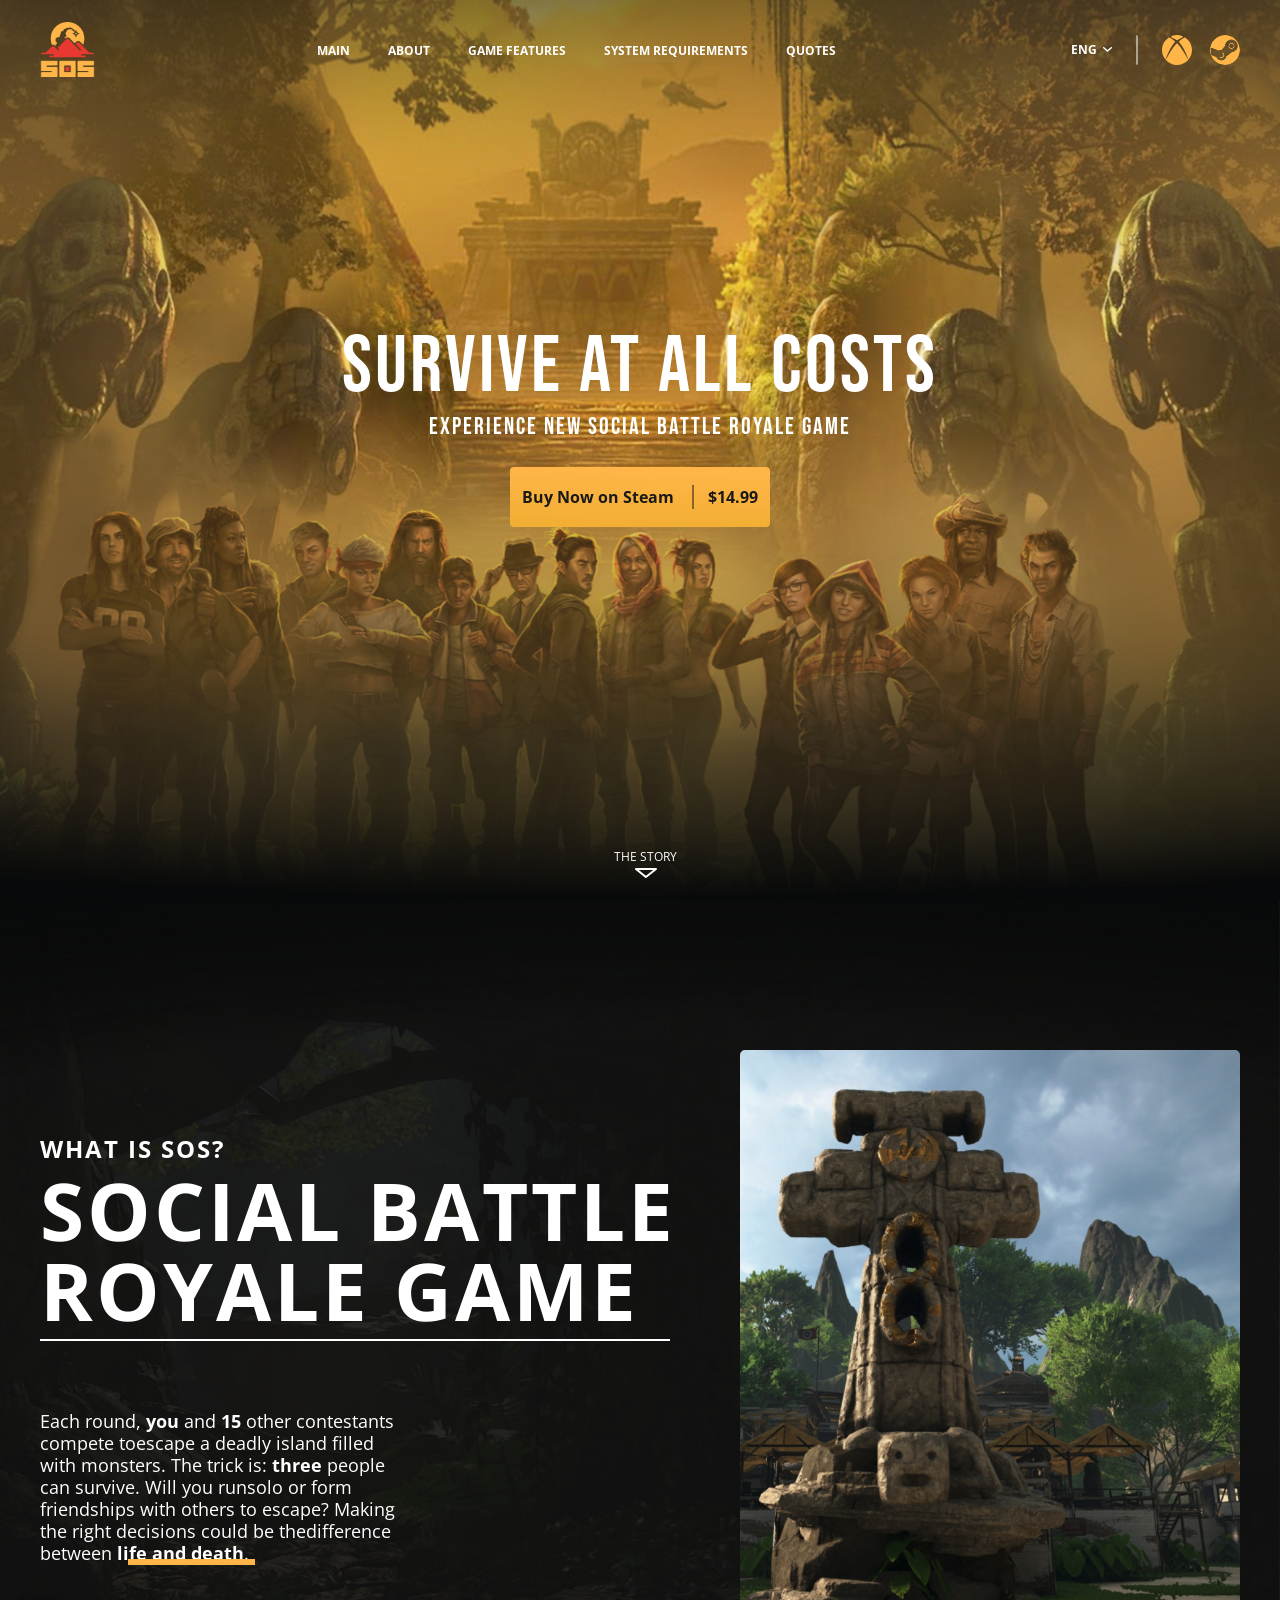
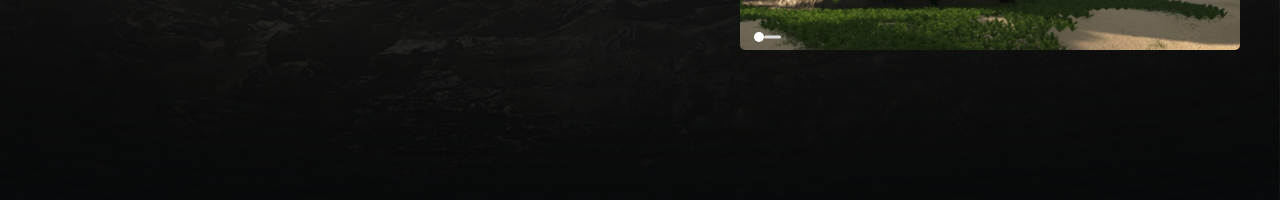
<file: index.html>
<!DOCTYPE html>
<html lang="en">
<head>
    <meta charset="UTF-8">
    <meta name="viewport" content="width=device-width, initial-scale=1.0">
    <title>SOS</title>
    <link rel="shortcut icon" href="">
    <link rel="stylesheet" href="css/style.css">
    <link rel="stylesheet" href="https://cdn.jsdelivr.net/npm/swiper@11/swiper-bundle.min.css"/>
</head>
<body>
    <header class="header">
        <img class="header__background" src="./img/bg.jpeg" alt="">
        <div class="container">
            <div class="header__wrapper">
                <div class="header__logo">
                    <a href="#">
                        <img src="./img/logo.svg" alt="">
                    </a>
                </div>
                <div class="header__menu-wrapper">
                    <ul class="header__menu-list" id="menu">
                        <li class="header__menu-item">
                            <a href="#" class="header__menu-link" data-translate="menuMain">
                                main
                            </a>
                        </li>
                        <li class="header__menu-item">
                            <a href="#" class="header__menu-link" data-translate="menuAbout">
                                about
                            </a>
                        </li>
                        <li class="header__menu-item">
                            <a href="#" class="header__menu-link" data-translate="menuFeatures">
                                game features
                            </a>
                        </li>
                        <li class="header__menu-item">
                            <a href="#" class="header__menu-link" data-translate="menuSystem">
                                system requirements
                            </a>
                        </li>
                        <li class="header__menu-item">
                            <a href="#" class="header__menu-link" data-translate="menuQuotes">
                                quotes
                            </a>
                        </li>
                    </ul>
                </div>
                <div class="header__right-wrapper">
                    <div class="header__language-dropdown">
                        <button class="dropdown-button-language" id="dropdown-main-button">eng</button>
                        <img src="./img/arrow-down.svg" alt="">
                        <div class="dropdown-wrapper" id="dropdown">
                            <button class="dropdown-button-language" id="drop-rus">rus</button>
                            <button class="dropdown-button-language" id="drop-eng">eng</button>
                            <button class="dropdown-button-language" id="drop-fra">fra</button>
                        </div>
                    </div>
                    <div class="header__strip"></div>
                    <div class="header__burger" id="burger">
                        <span></span>
                    </div>
                    <div class="header__game-service">
                        <a href="#">
                            <img src="./img/icons/xbox-icon.svg" alt="">
                        </a>
                        <a href="#">
                            <img src="./img/icons/steam-icon.svg" alt="">
                        </a>
                    </div>
                </div>
            </div>
            <div class="theme_wrapper">
                <div class="theme__title" data-translate="title">
                    SURVIVE AT ALL COSTS
                </div>
                <div class="theme__subtitle" data-translate="subtitle">
                    Experience new social battle royale game
                </div>
                <div class="theme__buy-wrapper">
                    <button class="theme__buy-button">Buy Now on Steam <span></span> $14.99</button>
                </div>
            </div>
            <div class="anchor-wrapper" id="anchor">
                <div class="anchor__title">
                    <a href="#about" data-translate="story">The story</a>
                </div>
                <div class="anchor__arrow-down">
                    <img src="./img/scroll-arrow-down.svg" alt="">
                </div>
            </div>
        </div>
    </header>
    <main class="main">
        <section class="about">
            <div class="about__background" id="about">
                <img src="./img/bg2.jpeg" alt="">
            </div>
            <div class="container">
                <div class="about__wrapper">
                    <div class="about__content">
                        <div class="about__question">
                            What is SOS?
                        </div>
                        <div class="about__title">
                            social battle royale game
                        </div>
                        <div class="about-line"></div>
                        <div class="about__story-game">
                            Each round, <span>you</span> and <span>15</span> other contestants compete toescape a deadly island filled with monsters. The trick is: <span>three</span> people can survive. Will you runsolo or form friendships with others to escape? 

                            Making the right decisions could be thedifference between <span class="line-story">life and death</span>.
                        </div>
                    </div>
                    <div class="swiper mySwiper">
                        <div class="swiper-wrapper">
                            <div class="swiper-slide">
                                <img src="./img/slider/1.jpeg" alt="">
                            </div>
                            <div class="swiper-slide">
                                <img src="./img/slider/2.jpeg" alt="">
                            </div>
                            <div class="swiper-slide">
                                <img src="./img/slider/3.jpeg" alt="">
                            </div>
                        </div>
                        <div class="swiper-pagination"></div>
                    </div>
                    <!-- <img class="swiper-button-next" src="./img/slider/switch.svg" alt=""> -->
                </div>
            </div>
        </section>
    </main>
    <script src="https://cdn.jsdelivr.net/npm/swiper@11/swiper-bundle.min.js"></script>
    <script src="./js/script.js"></script>
</body>
</html>
</file>
<file: css/style.css>
@charset "UTF-8";
/*Обнуление*/
@import url("https://fonts.googleapis.com/css2?family=Bona+Nova+SC:ital,wght@0,400;0,700;1,400&family=Inter:ital,opsz,wght@0,14..32,100..900;1,14..32,100..900&family=Macondo&family=Merriweather:ital,wght@0,300;0,400;0,700;0,900;1,300;1,400;1,700;1,900&family=Montserrat:ital,wght@0,100..900;1,100..900&family=Open+Sans:ital,wght@0,300..800;1,300..800&family=Orbitron:wght@400..900&family=Poppins:ital,wght@0,100;0,200;0,300;0,400;0,500;0,600;0,700;0,800;0,900;1,100;1,200;1,300;1,400;1,500;1,600;1,700;1,800;1,900&family=Roboto+Mono:ital,wght@0,100..700;1,100..700&family=Work+Sans:ital,wght@0,100..900;1,100..900&display=swap");
@import url("https://fonts.googleapis.com/css2?family=Bebas+Neue&family=Bona+Nova+SC:ital,wght@0,400;0,700;1,400&family=Inter:ital,opsz,wght@0,14..32,100..900;1,14..32,100..900&family=Macondo&family=Merriweather:ital,wght@0,300;0,400;0,700;0,900;1,300;1,400;1,700;1,900&family=Montserrat:ital,wght@0,100..900;1,100..900&family=Open+Sans:ital,wght@0,300..800;1,300..800&family=Orbitron:wght@400..900&family=Poppins:ital,wght@0,100;0,200;0,300;0,400;0,500;0,600;0,700;0,800;0,900;1,100;1,200;1,300;1,400;1,500;1,600;1,700;1,800;1,900&family=Roboto+Mono:ital,wght@0,100..700;1,100..700&family=Work+Sans:ital,wght@0,100..900;1,100..900&display=swap");
* {
  padding: 0;
  margin: 0;
  border: 0;
}

*, *:before, *:after {
  box-sizing: border-box;
}

:focus, :active {
  outline: none;
}

a:focus, a:active {
  outline: none;
}

nav, footer, header, aside {
  display: block;
}

html, body {
  height: 100%;
  width: 100%;
  font-size: 100%;
  line-height: 1;
  font-size: 14px;
  -ms-text-size-adjust: 100%;
  -moz-text-size-adjust: 100%;
  -webkit-text-size-adjust: 100%;
}

input, button, textarea {
  font-family: inherit;
}

input::-ms-clear {
  display: none;
}

button {
  cursor: pointer;
}

button::-moz-focus-inner {
  padding: 0;
  border: 0;
}

a, a:visited {
  text-decoration: none;
}

a:hover {
  text-decoration: none;
}

ul li {
  list-style: none;
}

img {
  vertical-align: top;
}

h1, h2, h3, h4, h5, h6 {
  font-size: inherit;
  font-weight: 400;
}

/*--------------------*/
html {
  scroll-behavior: smooth;
}

body {
  color: #fff;
  font-family: "Open Sans", serif;
}

.header {
  position: relative;
  top: 0;
  left: 0;
  width: 100%;
  height: 100%;
}

.container {
  max-width: 1220px;
  margin: 0 auto;
  padding: 0 10px;
}

.header__wrapper {
  display: flex;
  align-items: center;
  justify-content: space-between;
  padding-top: 22px;
}

.header__background {
  width: 100%;
  height: 100vh;
  position: absolute;
  z-index: -1;
  -o-object-fit: cover;
     object-fit: cover;
}

.header__menu-list {
  display: flex;
  align-items: center;
  justify-content: center;
  gap: 38px;
  font-weight: 700;
}

.header__menu-link {
  color: #fff;
  text-transform: uppercase;
  font-size: 12px;
}
.header__menu-link:hover {
  color: #FFB548;
}

.header__right-wrapper {
  display: flex;
  align-items: center;
  justify-content: center;
  gap: 24px;
}

.header__strip {
  width: 1px;
  height: 30px;
  border: 0.87px solid rgb(255, 255, 255);
  opacity: 0.5;
  border-radius: 5px;
}

.header__game-service {
  display: flex;
  align-items: center;
  justify-content: center;
  gap: 18px;
}

.dropdown-wrapper {
  width: 54px;
  height: 65px;
  border-radius: 3px;
  background: rgba(0, 0, 0, 0.75);
  flex-direction: column;
  gap: 2px;
  padding-top: 7px;
  position: absolute;
  top: 25px;
  left: 2px;
  display: none;
}

.language-dropdown {
  display: flex;
  align-items: center;
  justify-content: center;
}

.header__language-dropdown {
  display: flex;
  align-items: center;
  justify-content: center;
  gap: 6px;
  position: relative;
  top: 0;
  left: 0;
}

.dropdown-button-language {
  color: #fff;
  background-color: inherit;
  font-size: 12px;
  line-height: 16px;
  text-align: left;
  letter-spacing: 10%;
  font-weight: 700;
  text-transform: uppercase;
  margin-left: 14px;
}
.dropdown-button-language:hover {
  color: #FFB548 !important;
}

.active {
  display: block;
}

.header__burger {
  display: flex;
  position: relative;
  z-index: 10;
  align-items: center;
  justify-content: flex-end;
  width: 24px;
  height: 18px;
  display: none;
}
.header__burger span {
  background-color: #fff;
  height: 2px;
  width: 100%;
  transition: 0.3s;
}
.header__burger::before {
  content: "";
  background-color: #fff;
  position: absolute;
  height: 2px;
  width: 100%;
  top: 0;
  transition: 0.3s;
}
.header__burger::after {
  content: "";
  background-color: #fff;
  position: absolute;
  bottom: 0;
  height: 2px;
  width: 70%;
  transition: 0.3s;
}

.active-burger span {
  transform: scale(0);
}
.active-burger::before {
  top: 50%;
  transform: rotate(-45deg) translate(0, -50%);
}
.active-burger::after {
  bottom: 50%;
  width: 100%;
  transform: rotate(45deg) translate(0, 50%);
}

.theme__title {
  font-family: "Bebas Neue";
  font-size: 80px;
  font-weight: 500;
  line-height: 80px;
  letter-spacing: 3px;
  text-align: center;
  text-transform: uppercase;
  margin-top: 250px;
}

.theme__subtitle {
  font-family: "Bebas Neue";
  font-size: 24px;
  font-weight: 500;
  line-height: 24px;
  letter-spacing: 2px;
  text-align: center;
  margin: 8px 0 28px 0;
}

.theme__buy-wrapper {
  text-align: center;
}

.theme__buy-button {
  width: 260px;
  height: 60px;
  color: rgb(26, 25, 23);
  font-size: 16px;
  line-height: 22px;
  font-weight: 700;
  text-align: center;
  border-radius: 4px;
  background: linear-gradient(181.15deg, rgb(255, 181, 72) 10.819%, rgb(243, 175, 52) 90.765%);
}
.theme__buy-button span {
  width: 1px;
  height: 24px;
  border: 0.87px solid rgb(26, 25, 23);
  opacity: 0.5;
  margin: 0 14px;
}

.anchor-wrapper {
  display: flex;
  align-items: center;
  justify-content: center;
  flex-direction: column;
  position: absolute;
  bottom: 2%;
  left: 48%;
  cursor: pointer;
}
.anchor-wrapper:hover {
  color: #FFB548 !important;
}

.anchor__title a {
  color: #fff;
  font-size: 12px;
  line-height: 22px;
  letter-spacing: 0px;
  text-align: justify;
  text-transform: uppercase;
}
.anchor__title a:hover {
  color: #FFB548 !important;
}

.about {
  position: relative;
  top: 0;
  left: 0;
  width: 100%;
  height: 100%;
}

.about__background img {
  width: 100%;
  height: 100vh;
  position: absolute;
  z-index: -1;
  -o-object-fit: cover;
     object-fit: cover;
}

.about__wrapper {
  display: flex;
  align-items: center;
  justify-content: center;
}

.about__content {
  height: 100vh;
  width: 700px;
  display: flex;
  align-items: start;
  justify-content: center;
  flex-direction: column;
  gap: 9px;
}

.about__question {
  font-size: 24px;
  font-weight: 700;
  line-height: 24px;
  letter-spacing: 2px;
  text-transform: uppercase;
}

.about__title {
  font-size: 80px;
  font-weight: 700;
  line-height: 80px;
  letter-spacing: 3px;
  text-transform: uppercase;
}

.about-line {
  width: 90%;
  height: 2px;
  background-color: #fff;
}

.about__story-game {
  margin-top: 60px;
  font-size: 18px;
  font-weight: 400;
  line-height: 22px;
  letter-spacing: 0px;
  max-width: 365px;
  text-align: left;
}
.about__story-game span {
  font-weight: 700;
}

.line-story {
  position: relative;
}
.line-story::after {
  content: "";
  position: absolute;
  left: 11px;
  bottom: 0px;
  width: 100%;
  height: 6px;
  background-color: #FFB548;
}

.swiper {
  width: 500px;
  height: 600px;
  position: relative;
}

.swiper-slide img {
  width: 100%;
  height: 100%;
  -o-object-fit: cover;
     object-fit: cover;
  border-radius: 5px;
}

.swiper-button-next {
  right: 250px !important;
  left: auto;
}

.swiper-pagination {
  position: absolute;
  left: 0;
  bottom: 20px;
  display: flex;
  align-items: center;
  padding: 0 10px;
  z-index: 10;
  display: flex;
  gap: 14px;
}

.swiper-pagination-bullet {
  width: 12px;
  height: 12px;
  border-radius: 50%;
  background-color: #ddd;
  margin-right: 10px; /* Отступы между кружками */
  cursor: pointer;
  position: relative; /* для абсолютного позиционирования линий */
  width: 10px !important;
  height: 10px !important;
}

.swiper-pagination-bullet-active {
  background-color: #fff !important;
}

.swiper-pagination-bullet::before {
  content: "";
  position: absolute;
  left: 100%;
  top: 50%;
  transform: translateY(-50%);
  height: 3px;
  border-radius: 5px;
  width: 0; /* Начальная длина 0*/
  background-color: #ddd; /* Цвет линии */
  transition: width 0.3s ease; /* плавный переход ширины */
}

.swiper-pagination-bullet.swiper-pagination-bullet-active::before {
  width: 17px; /* длина линии */
}

.swiper-pagination-bullet:last-child::before {
  display: none;
}

@media (max-width: 1200px) {
  .about__question {
    font-size: 20px;
  }
  .swiper {
    width: 700px;
  }
  .about__title {
    font-size: 50px;
    line-height: 60px;
  }
  .about__story-game {
    margin-top: 30px;
  }
  .about__content {
    width: 100%;
  }
}
@media (max-width: 800px) {
  .header__menu-list {
    gap: 20px;
  }
}
@media (max-width: 767px) {
  .header__menu-list {
    display: none;
    flex-direction: column;
    position: fixed;
    width: 100%;
    height: 100%;
    background-color: #000;
    opacity: 0.9;
    z-index: 5;
    top: 0;
    left: 0;
  }
  .about__content {
    height: auto !important;
    margin-top: 20px;
    margin-bottom: 45px;
    align-items: start !important;
    text-align: left !important;
  }
  .swiper-pagination {
    align-items: center;
    justify-content: center;
  }
  .about-line {
    margin-top: 30px;
    width: 100%;
  }
  .open {
    display: flex;
  }
  .header__game-service {
    display: none;
  }
  .header__burger {
    display: flex;
  }
  .theme__title {
    font-size: 40px;
    line-height: 120%;
  }
  .theme__subtitle {
    font-size: 15px;
  }
  .theme__title {
    margin-top: 50%;
  }
  .about__wrapper {
    flex-direction: column;
  }
  .about__content {
    height: 500px;
    align-items: center;
    text-align: center;
  }
  .swiper {
    width: 300px;
    height: 330px;
  }
  .about__question {
    font-size: 18px;
  }
  .about__title {
    font-size: 33px;
    line-height: 33px;
    letter-spacing: 3px;
  }
  .about__story-game {
    font-size: 14px;
    text-align: center;
    min-width: 100% !important;
  }
  .anchor-wrapper {
    left: 46%;
  }
}
</file>
